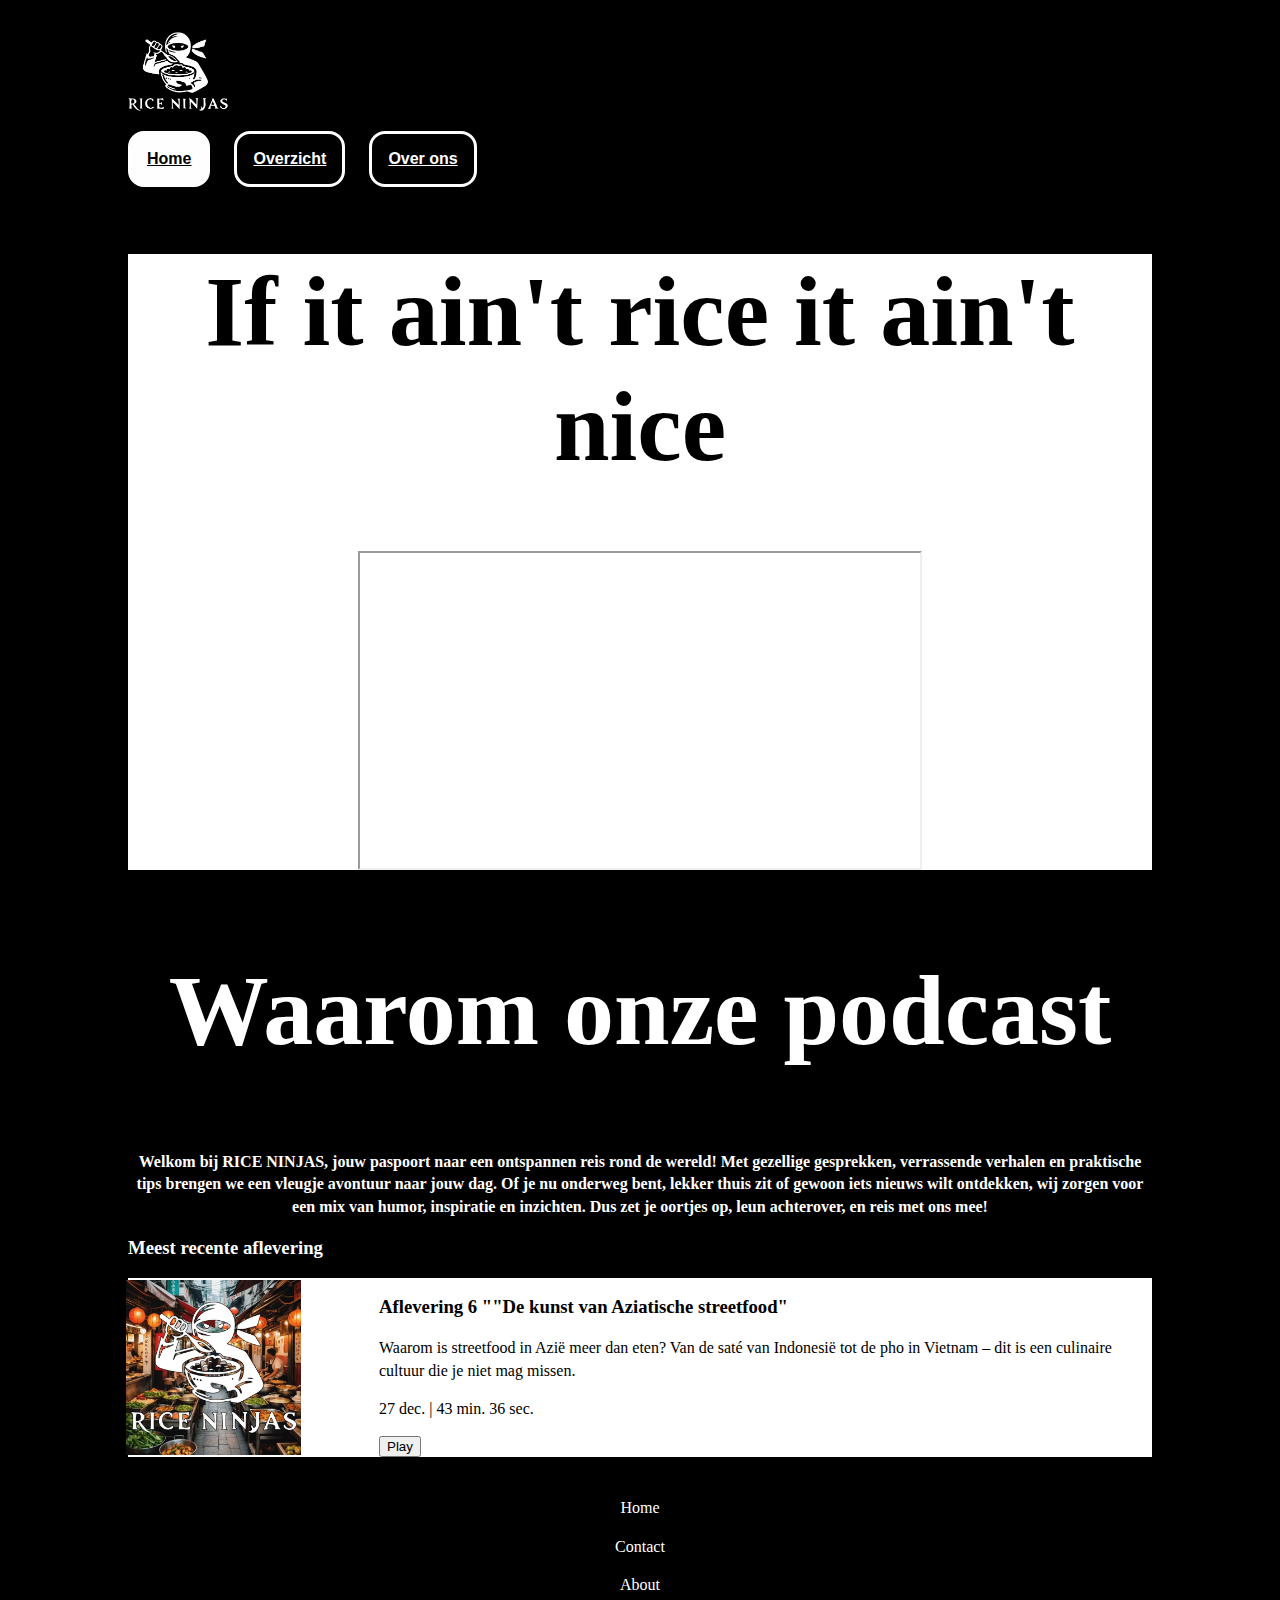
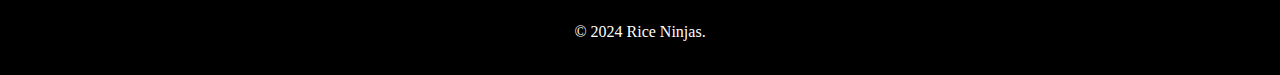
<file: index.html>
<!DOCTYPE html>
<html lang="nl">
  <head>
    <!--Alle documentatie is toegevoegd door chatgpt.com met als prompt: Voeg documentatie toe aan deze code die alles uitlegd, ik heb mijn code gekopieerd en geplakt en daarna hebben zij de comments eraan toegevoegd-->
    <!-- Stelt de tekencodering in op UTF-8, wat ervoor zorgt dat alle tekens correct worden weergegeven, inclusief speciale tekens zoals é, ü, enz. -->
    <meta charset="UTF-8" />

    <!-- Zorgt ervoor dat de pagina zich goed aanpast aan verschillende schermgroottes, bijvoorbeeld op mobiele apparaten. Het zorgt ervoor dat de inhoud niet te groot of te klein wordt weergegeven. -->
    <meta name="viewport" content="width=device-width, initial-scale=1.0" />

    <!-- De titel van de webpagina, die zichtbaar is in het tabblad van de browser. -->
    <title>Home</title>

    <!-- Verbindt het externe CSS-bestand (style.css) met de HTML-pagina, zodat de opmaak wordt toegepast op de inhoud van de pagina. -->
    <link rel="stylesheet" href="style.css" />
  </head>

  <body>
    <!-- De header van de pagina bevat meestal de navigatie en logo van de website. Het is de bovenste sectie van de pagina. -->
    <header>
      <!-- Deze afbeelding is een visuele representatie van het logo van de website. De alt-tekst helpt gebruikers die de afbeelding niet kunnen zien (bijvoorbeeld door een schermlezer) te begrijpen wat de afbeelding is. -->
      <img class="ninjapng" src="images/ricews.png" alt="ninjajpg" />

      <!-- De navigatiebalk maakt het voor gebruikers mogelijk om gemakkelijk door de verschillende pagina’s van de website te navigeren. -->
      <nav>
        <ul>
          <!-- Dit is de lijst van navigatielinks. De 'currentPage' klasse markeert de actieve pagina, zodat de gebruiker weet welke pagina hij of zij momenteel bekijkt. -->
          <li><a class="currentPage" href="index.html">Home</a></li>
          <li><a href="overzicht.html">Overzicht</a></li>
          <li><a href="over-ons.html">Over ons</a></li>
        </ul>
      </nav>
    </header>

    <!-- Het hoofdinformatiegebied van de pagina waarin de belangrijkste inhoud wordt geplaatst. -->
    <main class="main">
      <!-- De hoofdtekst van de pagina, meestal een titel of koptekst die de gebruiker introduceert tot de inhoud van de pagina. -->
      <h1>If it ain't rice it ain't nice</h1>

      <!-- Deze sectie bevat een ingesloten video. -->
      <section>
        <!-- PROMPT: "Kan je zorgen dat dit deel van de section semantisch is zonder dat het mijn code hindert" De verborgen kop is toegevoegd voor validatiedoeleinden en wordt niet visueel weergegeven. Dit zorgt ervoor dat de W3C-standaarden voor toegankelijkheid en zoekmachineoptimalisatie worden nageleefd. -->
        <h2 class="hidden-heading">Embedded Video</h2>

        <!-- De iframe tag wordt gebruikt om de video in te sluiten van een externe bron (in dit geval YouTube). Het stelt de gebruiker in staat om de video direct op de pagina af te spelen. -->
        <iframe
          class="video"
          width="560"
          height="315"
          src="https://www.youtube.com/embed/r6ScrMwtXfI"
          title="YouTube video player"
          allow="accelerometer; autoplay; clipboard-write; encrypted-media; gyroscope; picture-in-picture; web-share"
          referrerpolicy="strict-origin-when-cross-origin"
          allowfullscreen
        ></iframe>
      </section>
    </main>

    <!-- Deze sectie introduceert een artikel over de podcast. -->
    <section>
      <article>
        <!-- De titel van het artikel. Dit geeft een korte uitleg over de inhoud die volgt. -->
        <h2 class="podcasttest">Waarom onze podcast</h2>
        <!-- De paragraaf geeft gedetailleerde uitleg over de podcast en waarom het de moeite waard is om te luisteren. -->
        <p class="tekst">
          Welkom bij RICE NINJAS, jouw paspoort naar een ontspannen reis rond de
          wereld! Met gezellige gesprekken, verrassende verhalen en praktische
          tips brengen we een vleugje avontuur naar jouw dag. Of je nu onderweg
          bent, lekker thuis zit of gewoon iets nieuws wilt ontdekken, wij
          zorgen voor een mix van humor, inspiratie en inzichten. Dus zet je
          oortjes op, leun achterover, en reis met ons mee!
        </p>
      </article>
    </section>

    <!-- Deze sectie bevat informatie over de meest recente aflevering van de podcast. -->
    <section>
      <article>
        <!-- Dit is de kop van het artikel dat aangeeft dat het de meest recente aflevering betreft. -->
        <h3 class="recenteaflevering">Meest recente aflevering</h3>
        <!-- De flex-horizontaal klasse wordt gebruikt om de inhoud naast elkaar weer te geven, zoals de afbeelding en de tekst. -->
        <div class="flex-horizontaal recent-episode">
          <!-- Het afbeeldingsgedeelte toont een visueel element gerelateerd aan de aflevering. De afbeelding zelf heeft een alt-tekst die de inhoud beschrijft voor toegankelijkheid. -->
          <div>
            <img
              src="images/zuidoostazie.jpg"
              style="width: 175px; margin: -2px; position: relative; top: 2px"
              alt="zuidoostazie"
            />
          </div>
          <!-- Het tekstgedeelte bevat de titel van de aflevering, een korte beschrijving en de duur. -->
          <div>
            <h3 class="aflevering2main">
              Aflevering 6 ""De kunst van Aziatische streetfood"
            </h3>
            <p class="maintext">
              Waarom is streetfood in Azië meer dan eten? Van de saté van
              Indonesië tot de pho in Vietnam – dit is een culinaire cultuur die
              je niet mag missen.
            </p>
            <p class="maindate">27 dec. | 43 min. 36 sec.</p>
            <!-- De knop geeft de gebruiker de mogelijkheid om de aflevering af te spelen. -->
            <button>Play</button>
          </div>
        </div>
      </article>
    </section>

    <!-- Voettekst van de pagina, die vaak basisinformatie over de website bevat, zoals copyright en extra links. -->
    <footer class="footer">
      <!-- Deze tekst kan als navigatie dienen of verwijzen naar belangrijke secties van de website. -->
      <p>Home</p>
      <p>Contact</p>
      <p>About</p>

      <!-- De copyrightinformatie die aangeeft wie de rechten op de inhoud van de website bezit. -->
      <p class="footer-text">© 2024 Rice Ninjas.</p>
    </footer>
  </body>
</html>
</file>
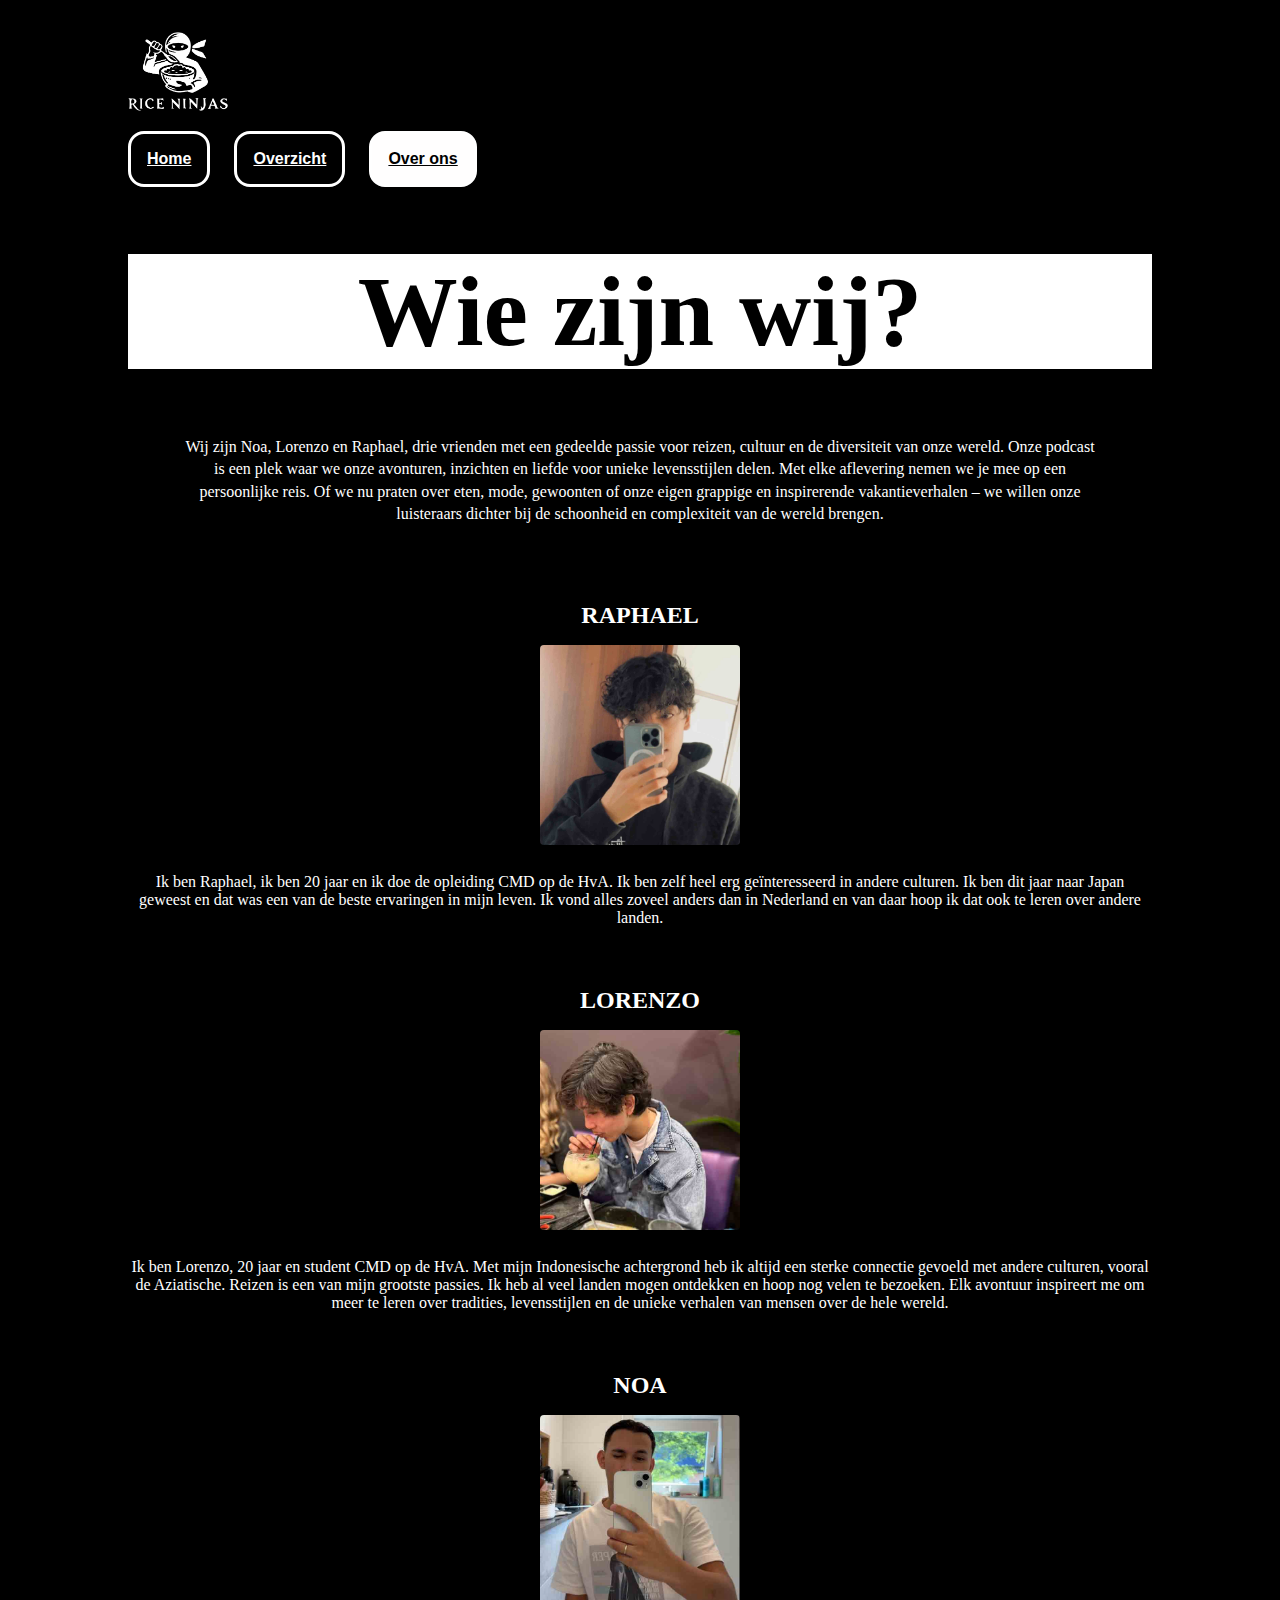
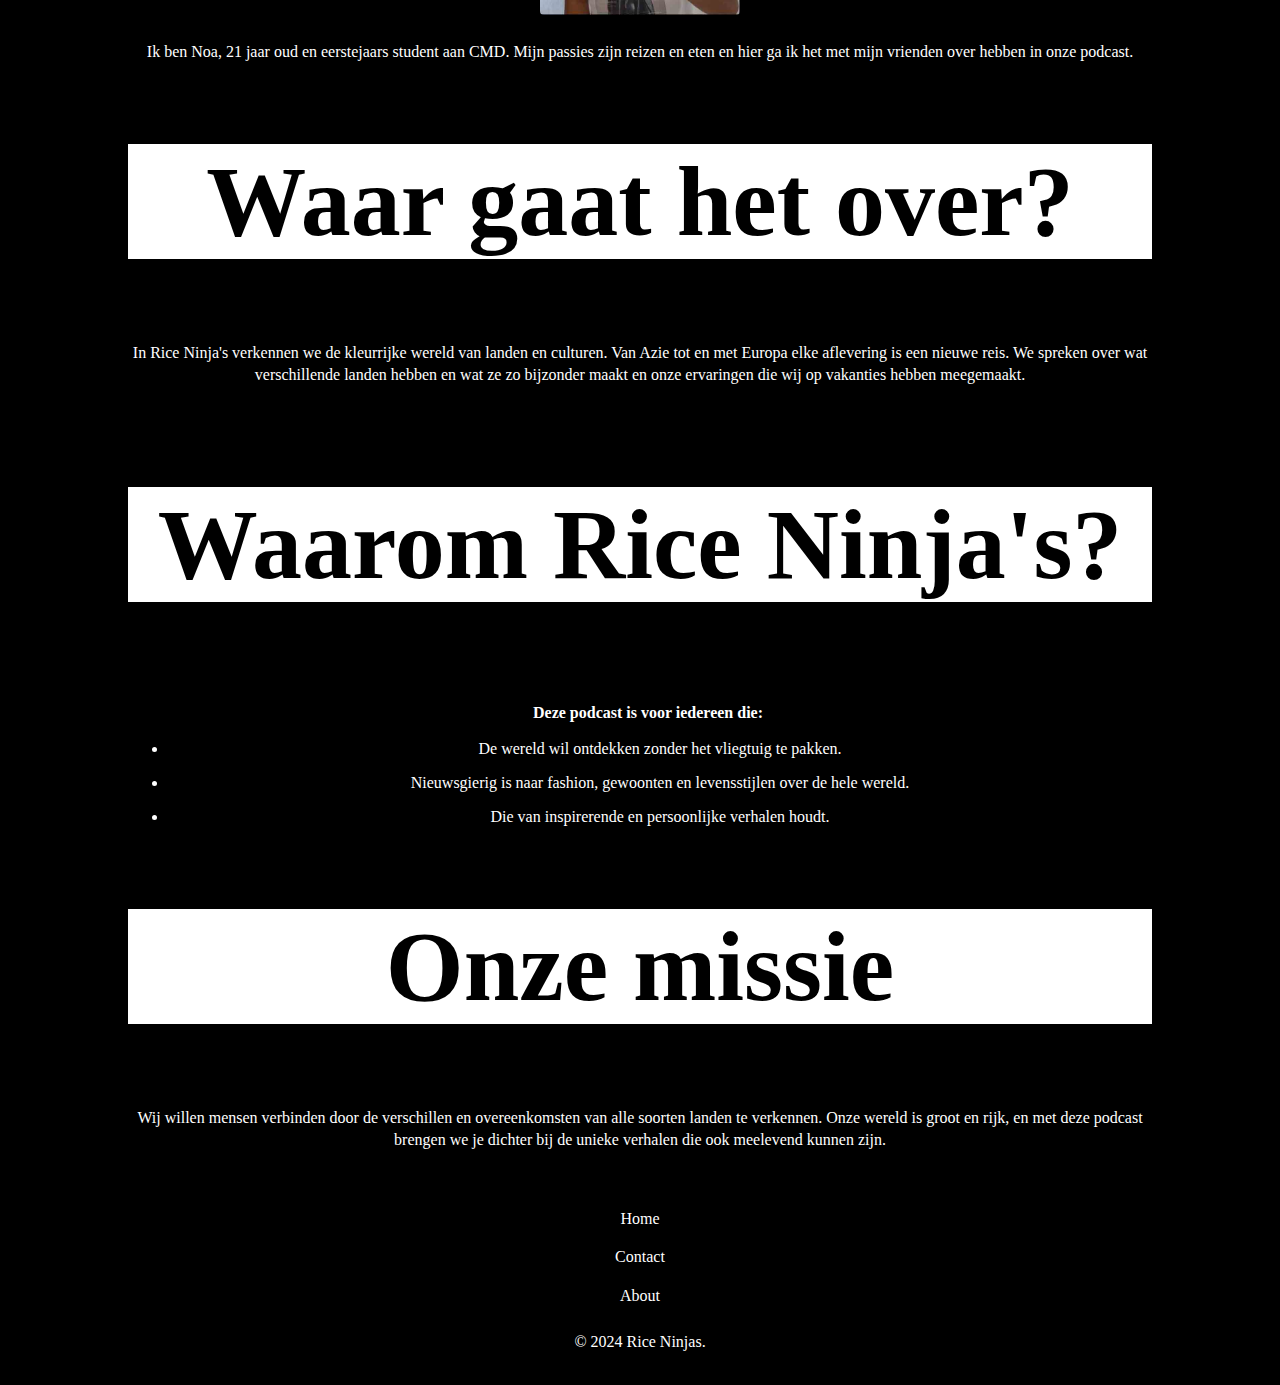
<file: over-ons.html>
<!DOCTYPE html>
<html lang="Nl">
  <head>
    <!--Alle documentatie is toegevoegd door chatgpt.com met als prompt: Voeg documentatie toe aan deze code die alles uitlegd, ik heb mijn code gekopieerd en geplakt en daarna hebben zij de comments eraan toegevoegd-->
    <!-- De character encoding is ingesteld op UTF-8 om ervoor te zorgen dat speciale tekens zoals letters met accenten goed weergegeven worden -->
    <meta charset="UTF-8" />

    <!-- De meta viewport tag zorgt ervoor dat de pagina goed schaalt op verschillende apparaten zoals mobiele telefoons, met een schaalfactor van 1.0 -->
    <meta name="viewport" content="width=device-width, initial-scale=1.0" />

    <!-- De titel die in de browser tab wordt weergegeven -->
    <title>Over Ons</title>

    <!-- Link naar een extern stylesheet bestand waar de opmaak van de website wordt gedefinieerd -->
    <link rel="stylesheet" href="style.css" />
  </head>

  <body>
    <!-- Begin van de header sectie die de navigatie en logo bevat -->
    <header>
      <!-- Afbeelding van het logo, een ninja afbeelding -->
      <img class="ninjapng" src="images/ricews.png" alt="ninjapng" />

      <!-- Navigatiebalk met links naar de verschillende pagina's van de website -->
      <nav>
        <ul>
          <li><a href="index.html">Home</a></li>
          <!-- Link naar de homepagina -->
          <li><a href="overzicht.html">Overzicht</a></li>
          <!-- Link naar de overzichtspagina -->
          <li><a class="currentPage" href="over-ons.html">Over ons</a></li>
          <!-- Link naar de huidige pagina met een specifieke stijl om aan te geven dat deze actief is -->
        </ul>
      </nav>
    </header>

    <!-- Begin van de hoofdinhoud van de pagina -->
    <main>
      <!-- Hoofdtitel die de gebruikers vertelt waar de pagina over gaat -->
      <h1 class="overzicht">Wie zijn wij?</h1>

      <!-- Paragraaf waarin een korte uitleg wordt gegeven over wie de makers van de podcast zijn -->
      <p class="wijzijn">
        Wij zijn Noa, Lorenzo en Raphael, drie vrienden met een gedeelde passie
        voor reizen, cultuur en de diversiteit van onze wereld. Onze podcast is
        een plek waar we onze avonturen, inzichten en liefde voor unieke
        levensstijlen delen. Met elke aflevering nemen we je mee op een
        persoonlijke reis. Of we nu praten over eten, mode, gewoonten of onze
        eigen grappige en inspirerende vakantieverhalen – we willen onze
        luisteraars dichter bij de schoonheid en complexiteit van de wereld
        brengen.
      </p>

      <!-- Container voor de teamleden -->
      <div class="container">
        <!-- Sub-container die alle teamleden bevat -->
        <div class="sub-container">
          <!-- Teamlid 1: Raphael -->
          <div class="teams">
            <!-- Naam van Raphael -->
            <div class="name">Raphael</div>

            <!-- Afbeelding van Raphael -->
            <img src="images/raphael.jpg" alt="profielraphael" />

            <!-- Korte beschrijving over Raphael -->
            <div class="about">
              Ik ben Raphael, ik ben 20 jaar en ik doe de opleiding CMD op de
              HvA. Ik ben zelf heel erg geïnteresseerd in andere culturen. Ik
              ben dit jaar naar Japan geweest en dat was een van de beste
              ervaringen in mijn leven. Ik vond alles zoveel anders dan in
              Nederland en van daar hoop ik dat ook te leren over andere landen.
            </div>
          </div>

          <!-- Teamlid 2: Lorenzo -->
          <div class="teams">
            <!-- Naam van Lorenzo -->
            <div class="name">Lorenzo</div>

            <!-- Afbeelding van Lorenzo -->
            <img src="images/lorenzo.jpg" alt="profiellorenzo" />

            <!-- Korte beschrijving over Lorenzo -->
            <div class="about">
              Ik ben Lorenzo, 20 jaar en student CMD op de HvA. Met mijn
              Indonesische achtergrond heb ik altijd een sterke connectie
              gevoeld met andere culturen, vooral de Aziatische. Reizen is een
              van mijn grootste passies. Ik heb al veel landen mogen ontdekken
              en hoop nog velen te bezoeken. Elk avontuur inspireert me om meer
              te leren over tradities, levensstijlen en de unieke verhalen van
              mensen over de hele wereld.
            </div>
          </div>

          <!-- Teamlid 3: Noa -->
          <div class="teams">
            <!-- Naam van Noa -->
            <div class="name">Noa</div>

            <!-- Afbeelding van Noa -->
            <img src="images/noa.jpg" alt="profielnoa" />

            <!-- Korte beschrijving over Noa -->
            <div class="about">
              Ik ben Noa, 21 jaar oud en eerstejaars student aan CMD. Mijn
              passies zijn reizen en eten en hier ga ik het met mijn vrienden
              over hebben in onze podcast.
            </div>
            <h2 class="waargaattover">Waar gaat het over?</h2>

            <!-- Paragraaf over de onderwerpen die besproken worden in de podcast -->
            <p class="waargaattovertekst">
              In Rice Ninja's verkennen we de kleurrijke wereld van landen en
              culturen. Van Azie tot en met Europa elke aflevering is een nieuwe
              reis. We spreken over wat verschillende landen hebben en wat ze zo
              bijzonder maakt en onze ervaringen die wij op vakanties hebben
              meegemaakt.
            </p>
          </div>

          <h3 class="waaromriceninjas">Waarom Rice Ninja's?</h3>

          <!-- Lijst van redenen waarom mensen naar de podcast zouden moeten luisteren -->
          <p class="Dezepodcast"> Deze podcast is voor iedereen die:</p>
          <ul class="ontdekken">
            <li>De wereld wil ontdekken zonder het vliegtuig te pakken.</li>
          </ul>
          <ul class="fashion">
            <li>
              Nieuwsgierig is naar fashion, gewoonten en levensstijlen over de
              hele wereld.
            </li>
          </ul>
          <ul class="inspiratie">
            <li>Die van inspirerende en persoonlijke verhalen houdt.</li>
          </ul>
        </div>

        <h2 class="onzemissie">Onze missie</h2>

        <!-- Paragraaf die de missie van de podcast beschrijft -->
        <p class="tekstonzemissie">
          Wij willen mensen verbinden door de verschillen en overeenkomsten van
          alle soorten landen te verkennen. Onze wereld is groot en rijk, en met
          deze podcast brengen we je dichter bij de unieke verhalen die ook
          meelevend kunnen zijn.
        </p>
      </div>
    </main>

    <!-- Footer sectie met links naar andere pagina's en copyrightinformatie -->
    <footer class="footer">
      <p>Home</p>
      <p>Contact</p>
      <p>About</p>
      <p class="footer-text">© 2024 Rice Ninjas.</p>
    </footer>
  </body>
</html>
</file>
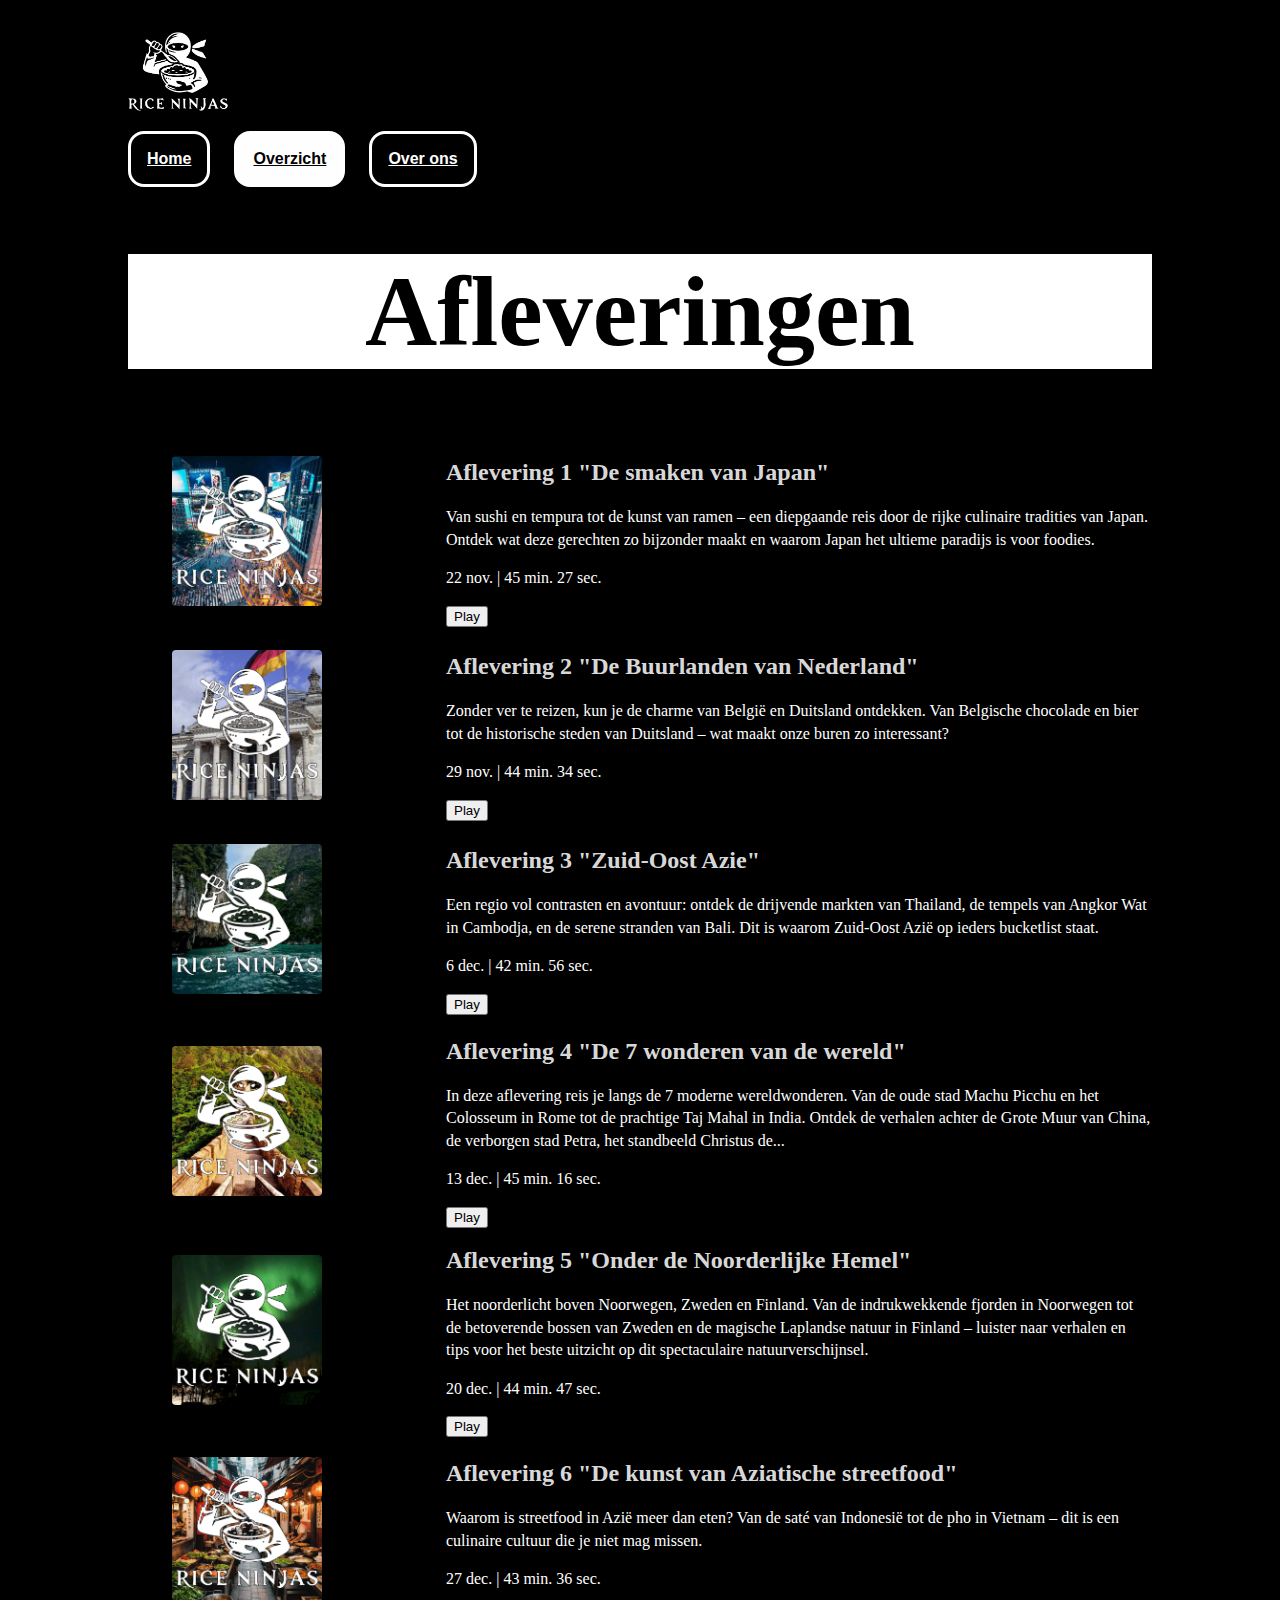
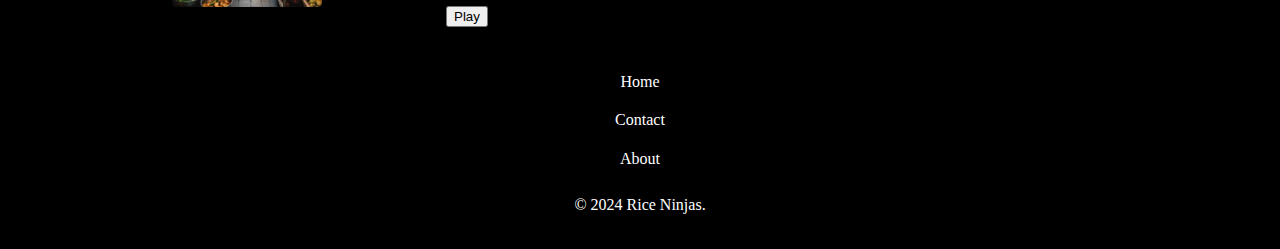
<file: overzicht.html>
<!DOCTYPE html>
<html lang="nl">
  <head>
    <!--Alle documentatie is toegevoegd door chatgpt.com met als prompt: Voeg documentatie toe aan deze code die alles uitlegd, ik heb mijn code gekopieerd en geplakt en daarna hebben zij de comments eraan toegevoegd-->
    <!-- De character encoding is ingesteld op UTF-8 om ervoor te zorgen dat speciale tekens zoals accenten correct worden weergegeven -->
    <meta charset="UTF-8" />

    <!-- De meta viewport tag zorgt ervoor dat de pagina goed schaalt op verschillende apparaten zoals mobiele telefoons. De breedte is ingesteld op de schermbreedte van het apparaat en de initiële zoomfactor is 1.0 -->
    <meta name="viewport" content="width=device-width, initial-scale=1.0" />

    <!-- De titel van de pagina die in het browser tabblad wordt weergegeven -->
    <title>Afleveringen</title>

    <!-- Link naar het externe CSS-bestand voor de opmaak van de pagina -->
    <link rel="stylesheet" href="style.css" />
  </head>

  <body>
    <!-- Begin van de header sectie met logo en navigatiebalk -->
    <header>
      <!-- Afbeelding van het logo van de podcast met een alt tekst voor toegankelijkheid -->
      <img class="ninjapng" src="images/ricews.png" alt="ninjapng" />

      <!-- Navigatiebalk met een lijst van links naar andere pagina's op de website -->
      <nav>
        <ul>
          <li><a href="index.html">Home</a></li>
          <!-- Link naar de homepagina -->
          <li><a class="currentPage" href="overzicht.html">Overzicht</a></li>
          <!-- Link naar de overzichtspagina, de huidige pagina heeft een speciale klasse voor visuele aanduiding -->
          <li><a href="over-ons.html">Over ons</a></li>
          <!-- Link naar de 'Over ons' pagina -->
        </ul>
      </nav>
    </header>

    <!-- Begin van de hoofdinhoud van de pagina -->
    <main>
      <!-- Titel die aangeeft dat deze pagina een overzicht van afleveringen bevat -->
      <h1 class="overzicht">Afleveringen</h1>

      <!-- Sectie die alle afleveringen bevat, elke aflevering is gegroepeerd in een <article> voor semantisch correcte structuur -->
      <section>
        <!-- Aflevering 1 -->
        <article class="flex-horizontaal">
          <!-- Afbeelding van de aflevering met een specifieke breedte van 150px -->
          <figure>
            <img src="images/japan.jpg" style="width: 150px" alt="japan" />
          </figure>
          <div>
            <!-- Titel van de aflevering -->
            <h2>Aflevering 1 "De smaken van Japan"</h2>
            <!-- Korte beschrijving van de aflevering -->
            <p>
              Van sushi en tempura tot de kunst van ramen – een diepgaande reis
              door de rijke culinaire tradities van Japan. Ontdek wat deze
              gerechten zo bijzonder maakt en waarom Japan het ultieme paradijs
              is voor foodies.
            </p>
            <!-- Duur van de aflevering -->
            <p>22 nov. | 45 min. 27 sec.</p>
            <!-- Button om de aflevering af te spelen (kan verder gekoppeld worden aan een audio- of videospeler) -->
            <button>Play</button>
          </div>
        </article>

        <!-- Aflevering 2 -->
        <article class="flex-horizontaal">
          <figure>
            <img src="images/belgie.jpg" style="width: 150px" alt="belgie" />
          </figure>
          <div>
            <h2>Aflevering 2 "De Buurlanden van Nederland"</h2>
            <p>
              Zonder ver te reizen, kun je de charme van België en Duitsland
              ontdekken. Van Belgische chocolade en bier tot de historische
              steden van Duitsland – wat maakt onze buren zo interessant?
            </p>
            <p>29 nov. | 44 min. 34 sec.</p>
            <button>Play</button>
          </div>
        </article>

        <!-- Aflevering 3 -->
        <article class="flex-horizontaal">
          <figure>
            <img
              src="images/water.jpg"
              style="width: 150px"
              alt="Zuid Oost Azie"
            />
          </figure>
          <div>
            <h2>Aflevering 3 "Zuid-Oost Azie"</h2>
            <p>
              Een regio vol contrasten en avontuur: ontdek de drijvende markten
              van Thailand, de tempels van Angkor Wat in Cambodja, en de serene
              stranden van Bali. Dit is waarom Zuid-Oost Azië op ieders
              bucketlist staat.
            </p>
            <p>6 dec. | 42 min. 56 sec.</p>
            <button>Play</button>
          </div>
        </article>

        <!-- Aflevering 4 -->
        <article class="flex-horizontaal">
          <figure>
            <img src="images/brug.jpg" style="width: 150px" alt="chinabrug" />
          </figure>
          <div>
            <h2>Aflevering 4 "De 7 wonderen van de wereld"</h2>
            <p>
              In deze aflevering reis je langs de 7 moderne wereldwonderen. Van
              de oude stad Machu Picchu en het Colosseum in Rome tot de
              prachtige Taj Mahal in India. Ontdek de verhalen achter de Grote
              Muur van China, de verborgen stad Petra, het standbeeld Christus
              de...
            </p>
            <p>13 dec. | 45 min. 16 sec.</p>
            <button>Play</button>
          </div>
        </article>

        <!-- Aflevering 5 -->
        <article class="flex-horizontaal">
          <figure>
            <img
              src="images/noorderlichten.jpg"
              style="width: 150px"
              alt="noorderlicht"
            />
          </figure>
          <div>
            <h2>Aflevering 5 "Onder de Noorderlijke Hemel"</h2>
            <p>
              Het noorderlicht boven Noorwegen, Zweden en Finland. Van de
              indrukwekkende fjorden in Noorwegen tot de betoverende bossen van
              Zweden en de magische Laplandse natuur in Finland – luister naar
              verhalen en tips voor het beste uitzicht op dit spectaculaire
              natuurverschijnsel.
            </p>
            <p>20 dec. | 44 min. 47 sec.</p>
            <button>Play</button>
          </div>
        </article>

        <!-- Aflevering 6 -->
        <article class="flex-horizontaal">
          <figure>
            <img
              src="images/zuidoostazie.jpg"
              style="width: 150px"
              alt="aziatische streetfood"
            />
          </figure>
          <div>
            <h2>Aflevering 6 "De kunst van Aziatische streetfood"</h2>
            <p>
              Waarom is streetfood in Azië meer dan eten? Van de saté van
              Indonesië tot de pho in Vietnam – dit is een culinaire cultuur die
              je niet mag missen.
            </p>
            <p>27 dec. | 43 min. 36 sec.</p>
            <button>Play</button>
          </div>
        </article>
      </section>
    </main>

    <!-- Begin van de footer sectie met links en copyrightinformatie -->
    <footer class="footer">
      <p>Home</p>
      <!-- Link naar de homepagina -->
      <p>Contact</p>
      <!-- Link naar de contactpagina -->
      <p>About</p>
      <!-- Link naar de over ons-pagina -->
      <p class="footer-text">© 2024 Rice Ninjas.</p>
      <!-- Copyrightinformatie -->
    </footer>
  </body>
</html>
</file>
<file: style.css>
@import url("https://fonts.googleapis.com/css2?family=Bebas+Neue&display=swap");

body {
  margin: 0 auto;
  min-width: 10em;
  max-width: 80vw;
  background-color: rgb(0, 0, 0);
}

nav a {
  display: inline-block;
  font-family: Arial, Helvetica, sans-serif;
  padding: 1em;
  background-color: rgb(0, 0, 0);
  border: 3px solid rgb(255, 255, 255);
  font-weight: bold;
  color: rgb(255, 255, 255);
  border-radius: 1em;
}

nav a:hover {
  color: white;
  background-color: rgb(0, 0, 0);
}

nav a:active {
  color: rgb(0, 0, 0);
  background-color: rgb(255, 255, 255);
  transform: translateY(0.6em);
}

.currentPage {
  background-color: rgb(255, 254, 254);
  color: rgb(0, 0, 0);
}

h1 {
  font-family: "Luminari";
  font-size: 100px;
  color: rgb(0, 0, 0);
  text-align: center;
}

h2 {
  color: rgba(255, 255, 255, 0.872);
}

header {
  padding-top: 2em;
}

p {
  font-family: Georgia, "Times New Roman", Times, serif;
  line-height: 1.4em;
  color: rgb(255, 255, 255);
}

main img {
  border: 4px solid rgb(0, 0, 0);
  border-radius: 0.5em;
}

.ninjapng {
  width: 100px;
}

footer img {
  border: 5px solid rgb(255, 255, 255);
  background-color: white;
}

.podcasttest {
  font-family: "Luminari";
  font-size: 100px;
  color: rgb(255, 255, 255);
  text-align: center;
}

.container {
  text-align: center;
  background: #000000;
}

.header {
  padding-top: 30px;
  color: #444;
  font-size: 20px;
  margin: auto;
  line-height: 50px;
}

.teams img {
  width: 200px;
  height: 200px;
}

.name {
  padding: 12px;
  font-weight: bold;
  font-size: 16px;
  text-transform: uppercase;
}

.about {
  margin: 20px 0;
  font-weight: lighter;
  color: #ffffff;
}

nav ul {
  list-style-type: none;
  padding-left: 0;
  display: flex;
  flex-direction: row;
  gap: 1.5em;
  flex-wrap: wrap;
}

.flex-horizontaal {
  display: flex;
  align-items: center;
  gap: 5em;
}

.overzicht {
  background: white;
  color: rgb(0, 0, 0);
  font-size: 100px;
}

.main {
  background-color: white;
}

.video {
  display: flex; /* Flexbox inschakelen */
  justify-content: center; /* Horizontaal centreren */
  align-items: center; /* Verticaal centreren */
  margin: 0 auto; /* Dit is niet strikt noodzakelijk meer, maar kan handig zijn voor extra ruimte rondom */
}

.tekst {
  color: rgb(255, 255, 255);
  font-weight: bold;
  text-align: center;
}

.recent-episode {
  background-color: white;
}
.maintext {
  color: black;
}
.aflevering2main {
  color: black;
}

.footer {
  text-align: center;
  background-color: #000;
  color: #fff;
  padding: 1.5em 0;
  font-family: Arial, sans-serif;
}

.footer-text {
  font-size: 1em;
  margin: 0;
  padding: 0.5em 0;
}
.recenteaflevering {
  color: white;
}
.maindate {
  color: #000;
}
.waargaattover {
  font-family: "Luminari";
  background: white;
  color: rgb(0, 0, 0);
  font-size: 100px;
}
.wijzijn {
  color: #ffffff;
  text-align: center;
  margin-bottom: 4em;
  margin-right: 5%;
  margin-left: 5%;
}
.waargaattovertekst {
  color: #ffffff;
}
.waaromriceninjas {
  font-family: "Luminari";
  background: white;
  color: rgb(0, 0, 0);
  font-size: 100px;
}
.ontdekken {
  color: #ffffff;
}
.fashion {
  color: #ffffff;
}
.inspiratie {
  color: #ffffff;
}
.Dezepodcast {
  font-weight: bold;
  color: #fff;
}
.onzemissie {
  font-family: "Luminari";
  background: white;
  color: rgb(0, 0, 0);
  font-size: 100px;
}
.tekstonzemissie {
  color: #ffffff;
}
.hidden-heading {
  position: absolute;
  width: 1px;
  height: 1px;
  overflow: hidden;
  clip: rect(1px, 1px, 1px, 1px);
  white-space: nowrap;
}

.name {
  color: #fff;
  margin-top: 2em;
  font-size: x-large;
}
</file>
